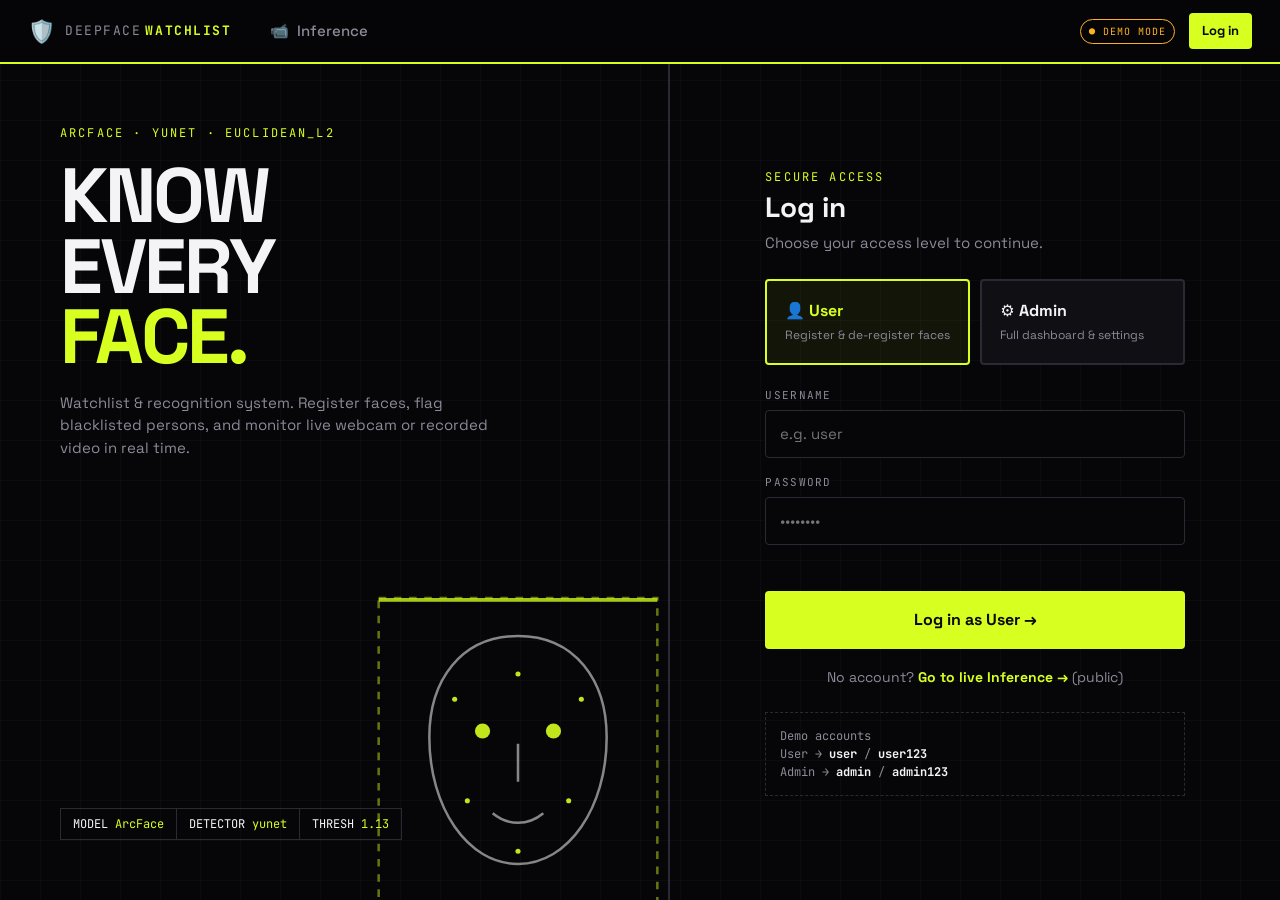
<file: deepface-web/index.html>
<!DOCTYPE html>
<html lang="en">
<head>
  <meta charset="UTF-8">
  <meta name="viewport" content="width=device-width, initial-scale=1.0">
  <title>Login · DeepFace Watchlist</title>
  <link rel="stylesheet" href="css/style.css">
</head>
<body>
  <nav id="nav"></nav>

  <main class="login-wrap">
    <section class="login-art">
      <div>
        <div class="eyebrow">ArcFace · YuNet · euclidean_l2</div>
        <h1 style="margin-top:18px">KNOW<br>EVERY<em>FACE.</em></h1>
        <p>Watchlist &amp; recognition system. Register faces, flag blacklisted persons, and monitor live webcam or recorded video in real time.</p>
      </div>
      <div class="spec" style="align-self:flex-start">
        <span>MODEL <b>ArcFace</b></span><span>DETECTOR <b>yunet</b></span><span>THRESH <b>1.13</b></span>
      </div>

      <!-- decorative scanning face -->
      <svg class="scan-face" viewBox="0 0 300 300" fill="none" aria-hidden="true">
        <rect x="40" y="30" width="220" height="240" stroke="#d7ff1f" stroke-width="2" stroke-dasharray="6 6" opacity=".5"/>
        <path d="M150 60c-45 0-70 35-70 80 0 55 30 100 70 100s70-45 70-100c0-45-25-80-70-80z" stroke="#f4f4f6" stroke-width="2" opacity=".6"/>
        <circle cx="122" cy="135" r="6" fill="#d7ff1f"/><circle cx="178" cy="135" r="6" fill="#d7ff1f"/>
        <path d="M150 145v30M130 200c12 10 28 10 40 0" stroke="#f4f4f6" stroke-width="2" opacity=".6"/>
        <g fill="#d7ff1f"><circle cx="100" cy="110" r="2"/><circle cx="200" cy="110" r="2"/><circle cx="110" cy="190" r="2"/><circle cx="190" cy="190" r="2"/><circle cx="150" cy="230" r="2"/><circle cx="150" cy="90" r="2"/></g>
        <rect class="scan-line" x="40" y="30" width="220" height="3" fill="#d7ff1f" opacity=".85"/>
      </svg>
    </section>

    <section class="login-panel">
      <form class="login-box" id="loginForm" autocomplete="on">
        <div class="eyebrow">Secure access</div>
        <h2>Log in</h2>
        <p class="sub">Choose your access level to continue.</p>

        <div class="role-pick" id="rolePick">
          <button type="button" data-role="user" class="on"><b>👤 User</b><small>Register &amp; de-register faces</small></button>
          <button type="button" data-role="admin"><b>⚙️ Admin</b><small>Full dashboard &amp; settings</small></button>
        </div>

        <div class="field">
          <label for="username">Username</label>
          <input class="input" id="username" autocomplete="username" required placeholder="e.g. user">
        </div>
        <div class="field">
          <label for="password">Password</label>
          <input class="input" id="password" type="password" autocomplete="current-password" required placeholder="••••••••">
        </div>
        <div class="err" id="err"></div>
        <button class="btn btn-primary btn-block btn-lg" type="submit" id="submitBtn">Log in as User →</button>

        <a class="public-link" href="inference.html">No account? <b>Go to live Inference →</b> (public)</a>

        <div class="demo-creds">
          Demo accounts<br>
          User → <b>user</b> / <b>user123</b><br>
          Admin → <b>admin</b> / <b>admin123</b>
        </div>
      </form>
    </section>
  </main>

  <script src="js/config.js"></script>
  <script src="js/app.js"></script>
  <script>
    DF.renderNav('login');

    const params = new URLSearchParams(location.search);
    let role = params.get('need') === 'admin' ? 'admin' : 'user';
    const rolePick = document.getElementById('rolePick');
    const submitBtn = document.getElementById('submitBtn');
    const err = document.getElementById('err');

    function setRole(r) {
      role = r;
      rolePick.querySelectorAll('button').forEach(b => b.classList.toggle('on', b.dataset.role === r));
      submitBtn.textContent = `Log in as ${r === 'admin' ? 'Admin' : 'User'} →`;
    }
    rolePick.addEventListener('click', e => { const b = e.target.closest('button'); if (b) setRole(b.dataset.role); });
    setRole(role);

    if (params.get('next')) err.textContent = params.get('need') === 'admin' ? 'Admin login required for that page.' : 'Please log in to continue.';

    // already logged in? skip ahead
    const s = DF.auth.current();
    if (s && !params.get('next')) location.replace(s.role === 'admin' ? 'admin.html' : 'register.html');

    document.getElementById('loginForm').addEventListener('submit', e => {
      e.preventDefault();
      const res = DF.auth.login(document.getElementById("username").value, document.getElementById("password").value, role);
      if (!res.ok) { err.textContent = res.msg; document.getElementById("password").value = ""; return; }
      const next = params.get('next');
      const allowed = next && /^[\w-]+\.html$/.test(next) && !(next === 'admin.html' && res.session.role !== 'admin');
      location.href = allowed ? next : (res.session.role === 'admin' ? 'admin.html' : 'register.html');
    });
  </script>
</body>
</html>
</file>
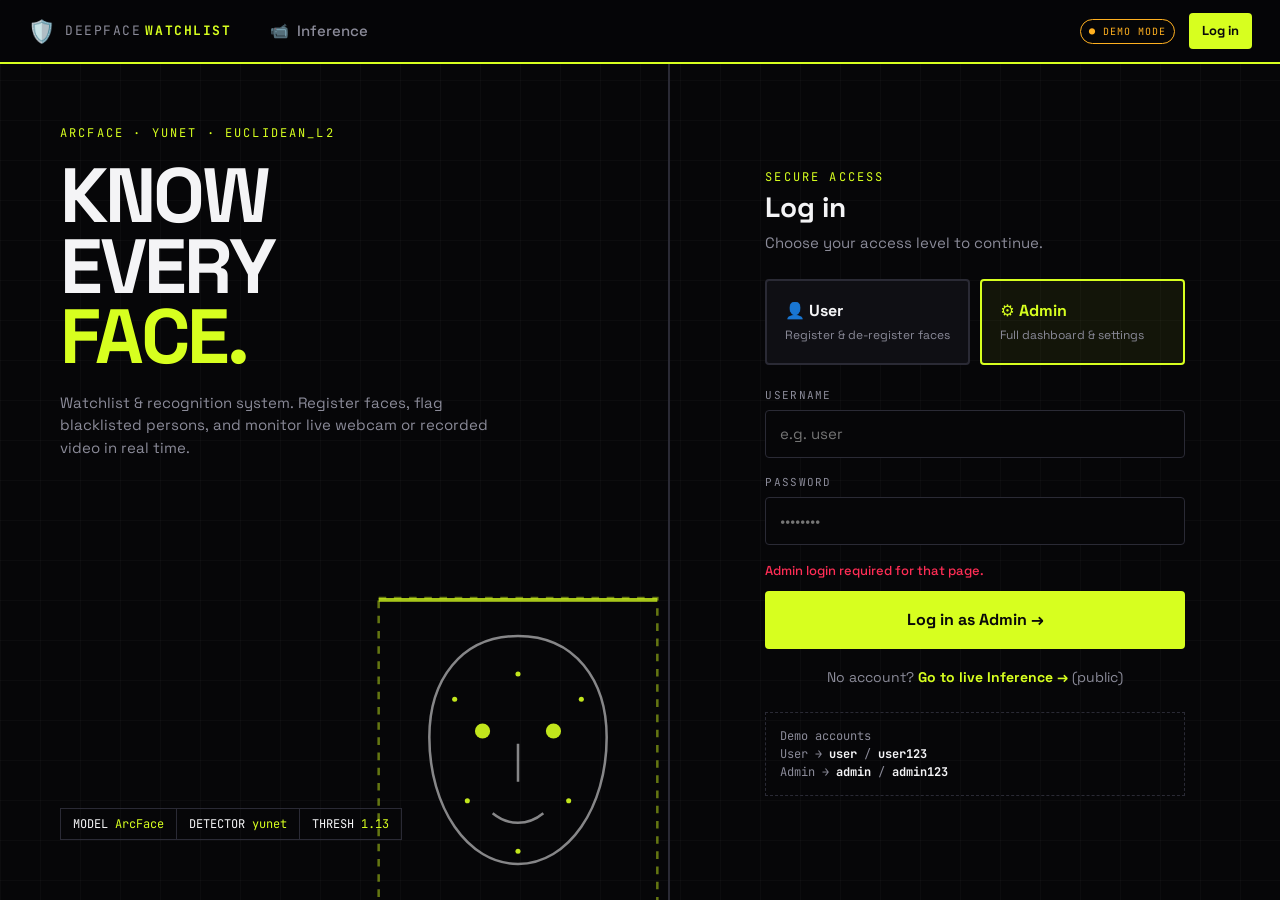
<file: deepface-web/admin.html>
<!DOCTYPE html>
<html lang="en">
<head>
  <meta charset="UTF-8">
  <meta name="viewport" content="width=device-width, initial-scale=1.0">
  <title>Admin Dashboard · DeepFace Watchlist</title>
  <link rel="stylesheet" href="css/style.css">
</head>
<body>
  <nav id="nav"></nav>

  <main class="page">
    <header class="hero">
      <div class="eyebrow">05 · Admin only</div>
      <h1>⚙️ Admin <em>Dashboard</em></h1>
      <p>System overview, watchlist control, user accounts, activity logs and model settings.</p>
    </header>

    <div class="grid grid-4" id="stats"></div>

    <div class="tabs mt" id="tabs">
      <button class="on" data-t="overview">Overview</button>
      <button data-t="watchlist">Watchlist</button>
      <button data-t="accounts">Accounts</button>
      <button data-t="logs">Activity Log</button>
      <button data-t="settings">Model Settings</button>
    </div>

    <!-- OVERVIEW -->
    <section class="tab-panel on" id="t-overview">
      <div class="grid grid-2">
        <div class="card">
          <h2>Watchlist breakdown</h2>
          <div class="bar-chart" id="breakdown"></div>
          <h2 class="mt" style="margin-top:28px">Vectors per person</h2>
          <div class="bar-chart" id="vecChart"></div>
        </div>
        <div class="card">
          <div class="card-head"><h2>🚨 Recent blacklist alerts</h2><a class="btn btn-ghost btn-sm" href="inference.html">Open monitor →</a></div>
          <div class="log" id="recentAlerts"></div>
        </div>
      </div>
    </section>

    <!-- WATCHLIST -->
    <section class="tab-panel" id="t-watchlist">
      <div class="card">
        <div class="card-head">
          <h2>All registered persons</h2>
          <div class="row"><a class="btn btn-primary btn-sm" href="register.html">+ Register face</a></div>
        </div>
        <div class="table-wrap">
          <table>
            <thead><tr><th>Name</th><th>ID Number</th><th>Status</th><th>Photos</th><th>Vectors</th><th>Registered</th><th>Actions</th></tr></thead>
            <tbody id="wlRows"></tbody>
          </table>
        </div>
      </div>
    </section>

    <!-- ACCOUNTS -->
    <section class="tab-panel" id="t-accounts">
      <div class="grid grid-side">
        <div class="card">
          <h2>System accounts</h2>
          <div class="table-wrap">
            <table>
              <thead><tr><th>Username</th><th>Role</th><th>Created</th><th></th></tr></thead>
              <tbody id="accRows"></tbody>
            </table>
          </div>
        </div>
        <form class="card" id="accForm" style="align-self:start">
          <h2>+ New account</h2>
          <div class="field"><label>Username</label><input class="input" id="aUser" required></div>
          <div class="field"><label>Password</label><input class="input" id="aPass" type="password" minlength="6" required></div>
          <div class="field"><span class="label">Role</span>
            <div class="seg" id="aRole"><button type="button" class="on" data-v="user">User</button><button type="button" data-v="admin">Admin</button></div>
          </div>
          <button class="btn btn-primary btn-block">Create account</button>
        </form>
      </div>
    </section>

    <!-- LOGS -->
    <section class="tab-panel" id="t-logs">
      <div class="card">
        <div class="card-head">
          <h2>Activity log</h2>
          <div class="row">
            <select class="input" id="logFilter" style="width:auto">
              <option value="">All events</option>
              <option value="alert">🚨 Blacklist alerts</option>
              <option value="match">Authorised matches</option>
              <option value="auth">Logins</option>
              <option value="admin">Admin actions</option>
            </select>
            <button class="btn btn-ghost btn-sm" id="clearLogs">Clear log</button>
          </div>
        </div>
        <div class="log" id="logList"></div>
      </div>
    </section>

    <!-- SETTINGS -->
    <section class="tab-panel" id="t-settings">
      <div class="grid grid-2">
        <form class="card" id="setForm">
          <h2>Recognition model</h2>
          <div class="grid grid-2" style="gap:12px">
            <div class="field"><label>Model</label>
              <select class="input" id="sModel"><option>ArcFace</option><option>Facenet512</option><option>Facenet</option><option>VGG-Face</option><option>SFace</option></select></div>
            <div class="field"><label>Detector</label>
              <select class="input" id="sDet"><option>yunet</option><option>retinaface</option><option>mtcnn</option><option>mediapipe</option></select></div>
          </div>
          <div class="field"><label>Distance metric</label>
            <select class="input" id="sMetric"><option>euclidean_l2</option><option>cosine</option><option>euclidean</option></select></div>
          <div class="field"><label>Match threshold: <b id="thVal" style="color:var(--accent)"></b></label>
            <input type="range" id="sTh" min="0.4" max="1.4" step="0.01">
            <div class="range-row"><span>0.40 · strict</span><span>1.40 · loose</span></div></div>
          <div class="field"><label>Default video frame skip: <b id="fsVal" style="color:var(--accent)"></b></label>
            <input type="range" id="sFs" min="1" max="15"></div>
          <div class="field"><label>Backend API URL (blank = demo mode)</label>
            <input class="input mono" id="sApi" placeholder="http://localhost:8000"></div>
          <button class="btn btn-primary btn-block">Save settings</button>
        </form>

        <div>
          <div class="card">
            <h2>Augmentations</h2>
            <p class="muted" style="font-size:14px;margin-bottom:8px">Applied to every photo when building embeddings.</p>
            <label class="switch">Horizontal flip <input type="checkbox" id="augFlip"></label>
            <label class="switch">Brightness / contrast <input type="checkbox" id="augBright"></label>
            <label class="switch">Small rotation (±15°) <input type="checkbox" id="augRot"></label>
            <label class="switch">Gaussian blur <input type="checkbox" id="augBlur"></label>
          </div>
          <div class="card mt">
            <h2>🔁 Retrain Everyone</h2>
            <p class="muted" style="font-size:14px;margin-bottom:16px">Rebuilds every person's embeddings with the current augmentation settings. Run this once after changing the augmentations.</p>
            <div class="progress hidden" id="rtProg" style="margin-bottom:14px"><i></i></div>
            <button class="btn btn-primary btn-block" id="retrainBtn">Retrain all faces</button>
          </div>
          <div class="card mt" style="border-color:var(--red)">
            <h2 style="color:var(--red)">Danger zone</h2>
            <button class="btn btn-danger btn-block" id="resetBtn">Reset all demo data</button>
          </div>
        </div>
      </div>
    </section>
  </main>

  <script src="js/config.js"></script>
  <script src="js/app.js"></script>
  <script src="js/admin.js"></script>
</body>
</html>
</file>
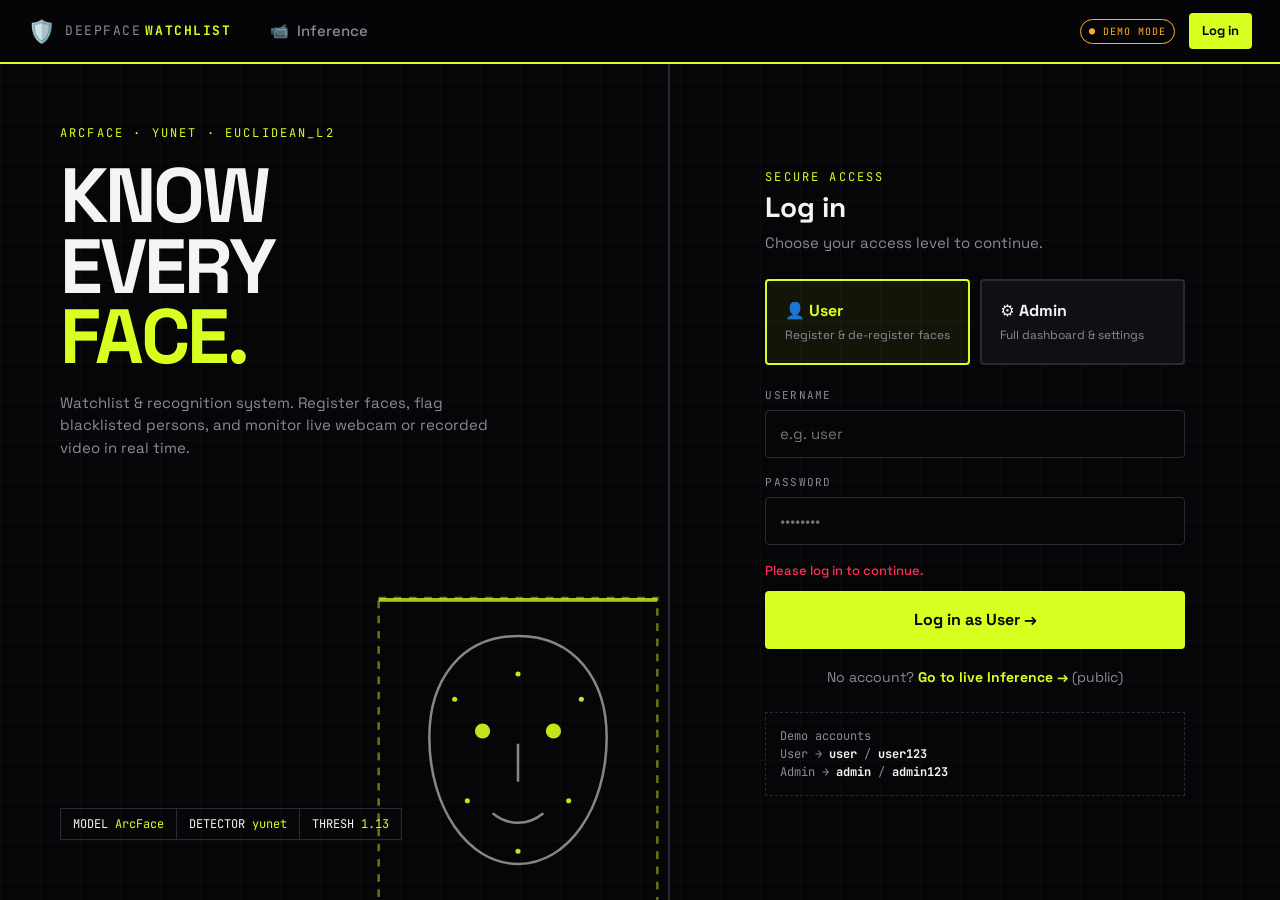
<file: deepface-web/deregister.html>
<!DOCTYPE html>
<html lang="en">
<head>
  <meta charset="UTF-8">
  <meta name="viewport" content="width=device-width, initial-scale=1.0">
  <title>De-register Face · DeepFace Watchlist</title>
  <link rel="stylesheet" href="css/style.css">
</head>
<body>
  <nav id="nav"></nav>

  <main class="page">
    <header class="hero">
      <div class="eyebrow">03 · Removal</div>
      <h1>🗑️ De-register <em>Face</em></h1>
      <p>Remove a person and all of their stored embeddings from the watchlist. This can't be undone.</p>
    </header>

    <div class="grid grid-side">
      <section class="card">
        <div class="card-head">
          <h2>Currently Registered Persons <span class="n" id="total">0</span></h2>
          <input class="input" id="search" placeholder="🔍 Search name or ID…" style="max-width:240px">
        </div>
        <div class="table-wrap">
          <table>
            <thead><tr><th>Name</th><th>ID Number</th><th>Status</th><th>Photos</th><th>Vectors</th><th></th></tr></thead>
            <tbody id="rows"></tbody>
          </table>
        </div>
      </section>

      <aside class="card" style="align-self:start">
        <h2>Select person to remove</h2>
        <div class="field">
          <select class="input" id="sel"></select>
        </div>
        <div id="preview" class="mt"></div>
        <button class="btn btn-danger btn-block btn-lg mt" id="removeBtn">Remove Person</button>
      </aside>
    </div>
  </main>

  <script src="js/config.js"></script>
  <script src="js/app.js"></script>
  <script src="js/deregister.js"></script>
</body>
</html>
</file>
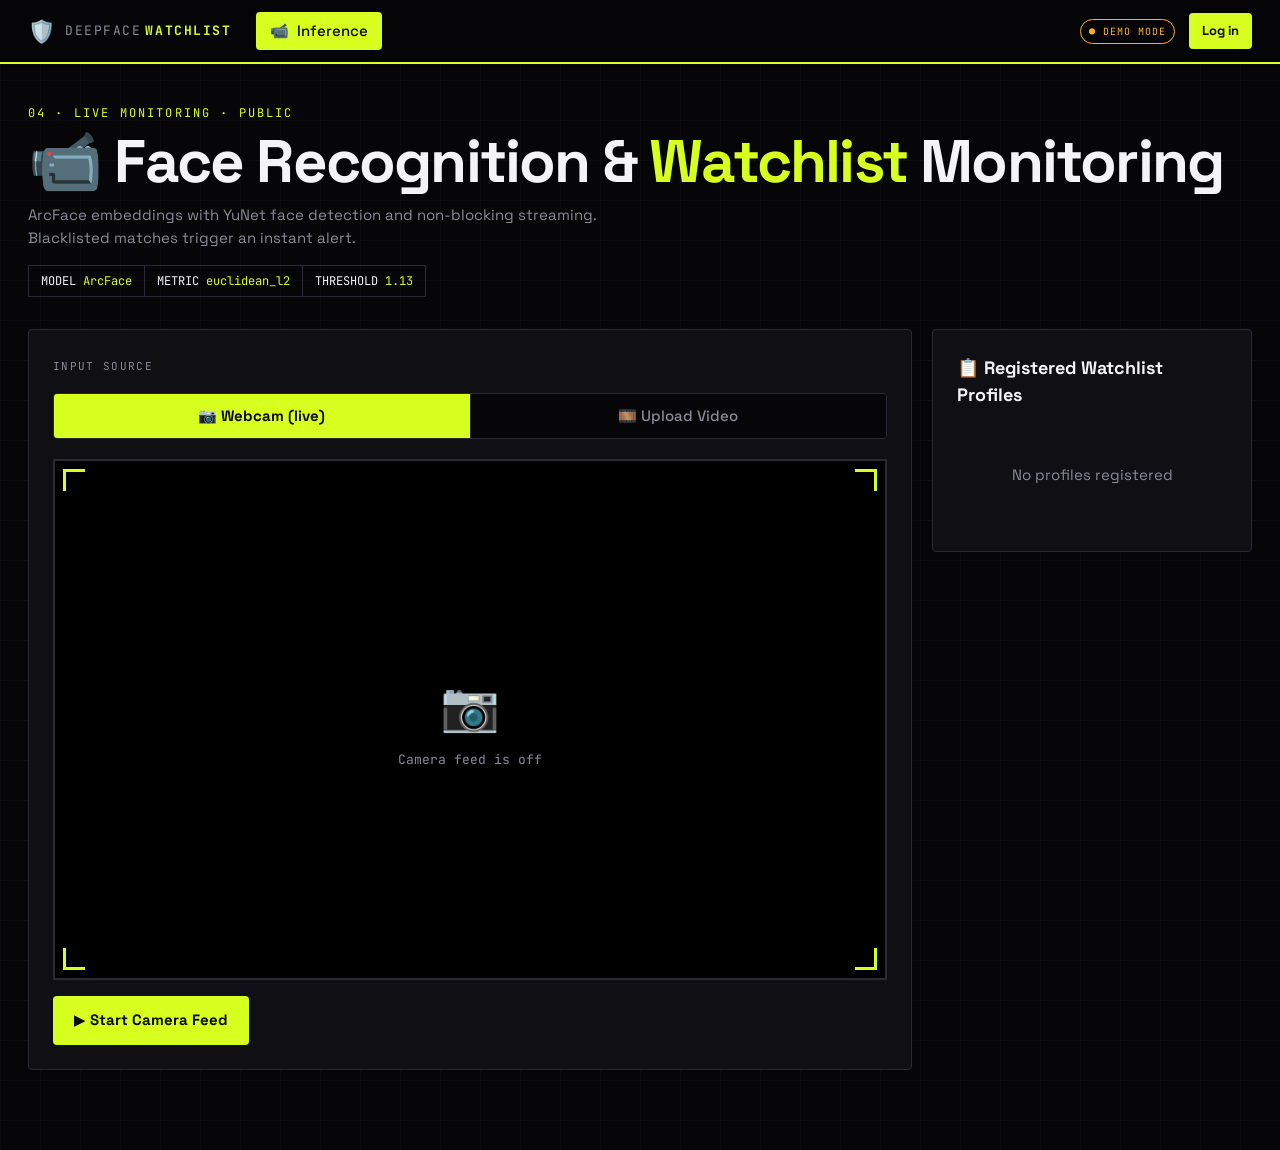
<file: deepface-web/inference.html>
<!DOCTYPE html>
<html lang="en">
<head>
  <meta charset="UTF-8">
  <meta name="viewport" content="width=device-width, initial-scale=1.0">
  <title>Inference · DeepFace Watchlist</title>
  <link rel="stylesheet" href="css/style.css">
</head>
<body>
  <nav id="nav"></nav>

  <main class="page">
    <header class="hero">
      <div class="eyebrow">04 · Live monitoring · public</div>
      <h1>📹 Face Recognition &amp; <em>Watchlist</em> Monitoring</h1>
      <p>ArcFace embeddings with YuNet face detection and non-blocking streaming. Blacklisted matches trigger an instant alert.</p>
      <div class="spec" id="spec"></div>
    </header>

    <div class="grid grid-side">
      <section>
        <div class="card">
          <span class="label">Input Source</span>
          <div class="seg mt" id="srcSeg" style="margin-bottom:20px">
            <button class="on" data-v="webcam">📷 Webcam (live)</button>
            <button data-v="video">🎞️ Upload Video</button>
          </div>

          <!-- WEBCAM -->
          <div id="src-webcam">
            <div class="viewer" id="viewer">
              <span class="rec">● REC · LIVE</span>
              <i class="corner c1"></i><i class="corner c2"></i><i class="corner c3"></i><i class="corner c4"></i>
              <div class="placeholder" id="ph"><span class="big">📷</span>Camera feed is off</div>
              <video id="cam" autoplay playsinline muted></video>
              <canvas id="overlay"></canvas>
            </div>
            <div class="row mt">
              <button class="btn btn-primary" id="camBtn">▶ Start Camera Feed</button>
              <span class="mono muted" id="fps"></span>
            </div>
            <div id="liveAlert"></div>
          </div>

          <!-- VIDEO -->
          <div id="src-video" class="hidden">
            <div class="drop" id="vDrop">
              <div class="big">🎞️</div>
              <strong>Upload a video to analyse</strong>
              <small>Drag &amp; drop or click · MP4, AVI, MOV, MKV, WEBM, M4V</small>
              <input type="file" id="vInput" accept="video/*" hidden>
            </div>
            <div id="vFile" class="mono muted mt"></div>

            <div class="field mt">
              <label>Analyse every Nth frame: <b id="nVal" style="color:var(--accent)">3</b></label>
              <input type="range" id="nth" min="1" max="15" value="3">
              <div class="range-row"><span>1 · most accurate</span><span>15 · fastest</span></div>
            </div>

            <div class="viewer hidden" id="vViewer">
              <span class="rec">● ANALYSING</span>
              <canvas id="vCanvas"></canvas>
            </div>
            <div id="vAlert"></div>
            <div class="progress mt hidden" id="vProg"><i></i></div>
            <div class="mono muted mt" id="vStatus"></div>

            <button class="btn btn-primary btn-lg mt" id="analyseBtn" disabled>▶ Analyse Video</button>
          </div>
        </div>

        <!-- REPORT -->
        <div class="card mt hidden" id="report">
          <div class="card-head">
            <h2>🧾 Video Analysis Report</h2>
            <div class="row">
              <button class="btn btn-ghost btn-sm" id="csvBtn">⬇ Report CSV</button>
              <a class="btn btn-primary btn-sm hidden" id="annBtn" target="_blank">⬇ Download Annotated Video</a>
            </div>
          </div>
          <div class="mono muted" id="repMeta"></div>
          <div id="repAlert"></div>
          <div class="table-wrap">
            <table>
              <thead><tr><th>Name</th><th>ID Number</th><th>Status</th><th>First Seen</th><th>Last Seen</th><th>Detections</th><th>Best Similarity (%)</th></tr></thead>
              <tbody id="repRows"></tbody>
            </table>
          </div>
        </div>
      </section>

      <aside class="card" style="align-self:start">
        <h2>📋 Registered Watchlist Profiles</h2>
        <div class="profiles" id="profiles"></div>
      </aside>
    </div>
  </main>

  <script src="js/config.js"></script>
  <script src="js/app.js"></script>
  <script src="js/inference.js"></script>
</body>
</html>
</file>
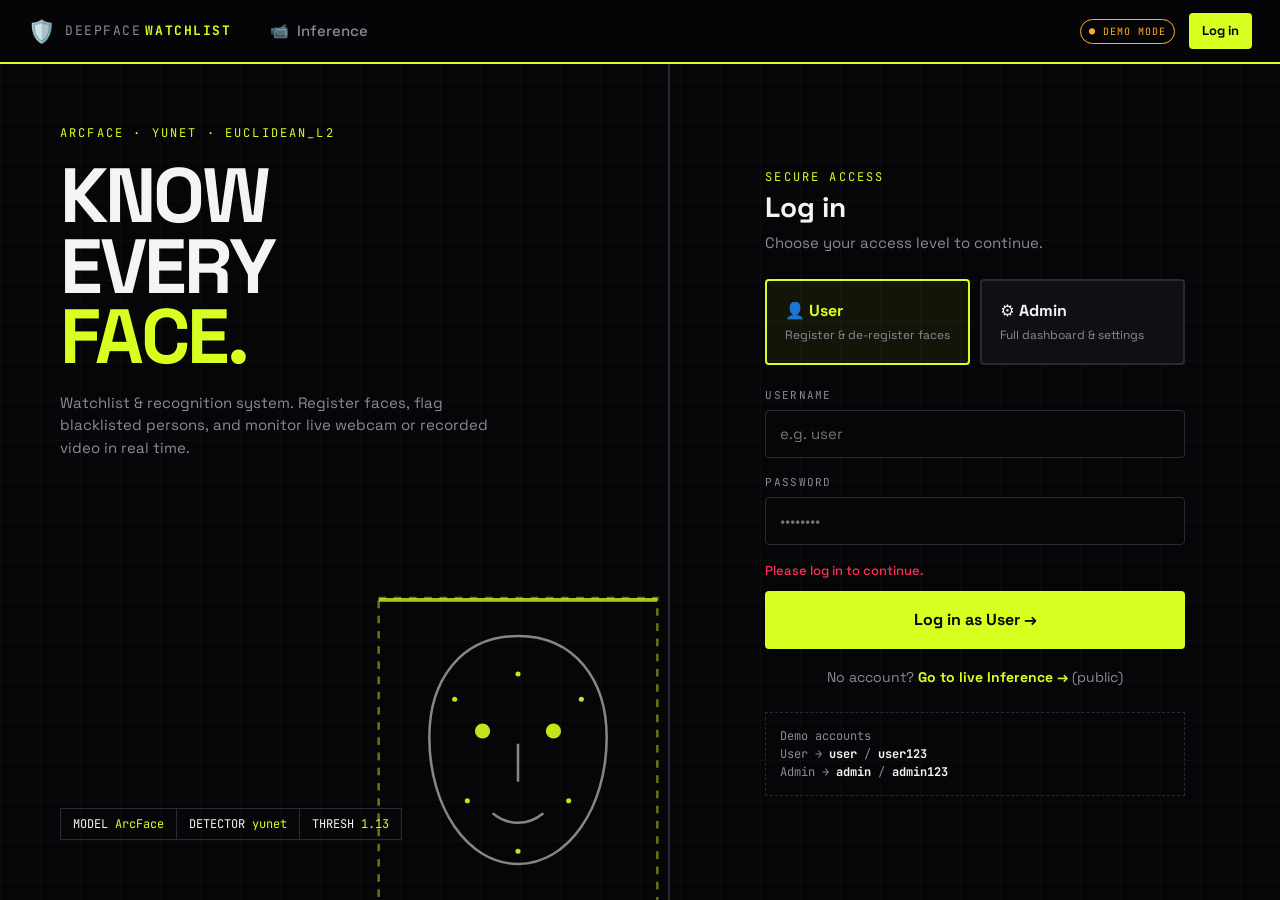
<file: deepface-web/register.html>
<!DOCTYPE html>
<html lang="en">
<head>
  <meta charset="UTF-8">
  <meta name="viewport" content="width=device-width, initial-scale=1.0">
  <title>Register Face · DeepFace Watchlist</title>
  <link rel="stylesheet" href="css/style.css">
</head>
<body>
  <nav id="nav"></nav>

  <main class="page">
    <header class="hero">
      <div class="eyebrow">02 · Enrolment</div>
      <h1>👤 Register <em>Face</em></h1>
      <p>Add a new person to the watchlist, or add more photos to someone already registered. Each photo is augmented into multiple embedding vectors.</p>
    </header>

    <div class="grid grid-2">
      <!-- LEFT: details -->
      <section class="card">
        <h2><span class="n">01</span> Who are you registering?</h2>
        <div class="seg" id="modeSeg" style="margin-bottom:20px">
          <button class="on" data-v="new">New person</button>
          <button data-v="existing">Add photos to existing</button>
        </div>

        <div id="newFields">
          <div class="field">
            <label for="pname">Person Name</label>
            <input class="input" id="pname" placeholder="e.g. John Doe">
          </div>
          <div class="field">
            <label for="pid">Identification Number</label>
            <input class="input" id="pid" placeholder="e.g. NRIC / Passport / Staff ID">
          </div>
          <div class="field">
            <span class="label">Watchlist Status</span>
            <div class="seg seg-status" id="statusSeg">
              <button class="on" data-v="Authorised">🟢 Authorised</button>
              <button data-v="Blacklisted">🔴 Blacklisted</button>
            </div>
          </div>
        </div>

        <div id="existingFields" class="hidden">
          <div class="field">
            <label for="existingSel">Select person</label>
            <select class="input" id="existingSel"></select>
          </div>
          <div id="existingInfo" class="muted" style="font-size:14px"></div>
        </div>

        <div class="tip mt">💡 For best accuracy use <b>at least 5 photos</b>: facing the camera, turned left, turned right, looking slightly up and down, and in different lighting. A short video where the person slowly turns their head is the quickest way to get these.</div>
      </section>

      <!-- RIGHT: capture -->
      <section class="card">
        <h2><span class="n">02</span> Registration Method</h2>
        <div class="seg" id="methodSeg" style="margin-bottom:20px">
          <button class="on" data-v="photo">📁 Photos</button>
          <button data-v="video">🎞️ Video</button>
          <button data-v="webcam">📷 Webcam</button>
        </div>

        <!-- photos -->
        <div id="m-photo">
          <div class="drop" id="photoDrop">
            <div class="big">⬆</div>
            <strong>Drag &amp; drop face photos here</strong>
            <small>or click to browse · JPG, JPEG, PNG · different angles recommended</small>
            <input type="file" id="photoInput" accept="image/png,image/jpeg" multiple hidden>
          </div>
        </div>

        <!-- video -->
        <div id="m-video" class="hidden">
          <div class="drop" id="videoDrop">
            <div class="big">🎞️</div>
            <strong>Drop a short video of the person</strong>
            <small>MP4, MOV, WEBM · slowly turn head left → right</small>
            <input type="file" id="videoInput" accept="video/*" hidden>
          </div>
          <div class="field mt">
            <label>Frames to extract: <b id="fcVal" style="color:var(--accent)">8</b></label>
            <input type="range" id="frameCount" min="3" max="20" value="8">
            <div class="range-row"><span>3</span><span>20</span></div>
          </div>
          <div class="progress hidden" id="vProg"><i></i></div>
        </div>

        <!-- webcam -->
        <div id="m-webcam" class="hidden">
          <div class="viewer" id="camViewer" style="aspect-ratio:4/3">
            <span class="rec">● LIVE</span>
            <i class="corner c1"></i><i class="corner c2"></i><i class="corner c3"></i><i class="corner c4"></i>
            <div class="placeholder" id="camPh"><span class="big">📷</span>Camera off</div>
            <video id="cam" autoplay playsinline muted></video>
          </div>
          <div class="row mt">
            <button class="btn btn-ghost" id="camToggle">Start camera</button>
            <button class="btn btn-primary" id="snapBtn" disabled>📸 Take snapshot</button>
          </div>
        </div>

        <div class="card-head mt" style="margin-bottom:0">
          <span class="label">Captured: <b id="count" style="color:var(--accent)">0</b> photo(s) → <b id="vecCount" style="color:var(--accent)">0</b> vectors</span>
          <button class="btn btn-ghost btn-sm" id="clearBtn">Clear all</button>
        </div>
        <div class="thumbs" id="thumbs"></div>
      </section>
    </div>

    <div class="row mt" style="justify-content:flex-end">
      <button class="btn btn-primary btn-lg" id="registerBtn">Register &amp; Train Model →</button>
    </div>
  </main>

  <script src="js/config.js"></script>
  <script src="js/app.js"></script>
  <script src="js/register.js"></script>
</body>
</html>
</file>
<file: deepface-web/css/style.css>
@import url('https://fonts.googleapis.com/css2?family=Space+Grotesk:wght@400;500;700&family=JetBrains+Mono:wght@400;700&display=swap');

:root {
  --bg: #060608;
  --panel: #0f0f14;
  --panel-2: #16161d;
  --line: #2a2a35;
  --text: #f4f4f6;
  --muted: #8b8b99;
  --accent: #d7ff1f;      /* acid volt */
  --accent-ink: #0a0a0a;
  --red: #ff2d55;
  --green: #1fff8f;
  --amber: #ffb020;
  --radius: 4px;
  --mono: 'JetBrains Mono', ui-monospace, monospace;
  --sans: 'Space Grotesk', system-ui, sans-serif;
}

* { box-sizing: border-box; margin: 0; padding: 0; }
html, body { background: var(--bg); color: var(--text); font-family: var(--sans); font-size: 15px; line-height: 1.5; }
body {
  min-height: 100vh;
  background-image:
    linear-gradient(rgba(255,255,255,.025) 1px, transparent 1px),
    linear-gradient(90deg, rgba(255,255,255,.025) 1px, transparent 1px);
  background-size: 40px 40px;
}
a { color: inherit; text-decoration: none; }
button, input, select { font: inherit; color: inherit; }
::selection { background: var(--accent); color: var(--accent-ink); }

/* ---------- NAV ---------- */
#nav {
  position: sticky; top: 0; z-index: 50;
  display: flex; align-items: center; gap: 24px;
  padding: 0 28px; height: 64px;
  background: rgba(6,6,8,.92); backdrop-filter: blur(8px);
  border-bottom: 2px solid var(--accent);
}
.brand { display: flex; align-items: center; gap: 10px; }
.brand-mark { font-size: 22px; }
.brand-text { font-family: var(--mono); font-size: 13px; letter-spacing: .12em; color: var(--muted); }
.brand-text b { color: var(--accent); margin-left: 4px; }
.nav-links { display: flex; gap: 4px; flex: 1; }
.nav-links a {
  display: flex; gap: 8px; align-items: center;
  padding: 8px 14px; border-radius: var(--radius);
  font-weight: 500; color: var(--muted); transition: .15s;
}
.nav-links a:hover { color: var(--text); background: var(--panel-2); }
.nav-links a.active { color: var(--accent-ink); background: var(--accent); }
.nav-user { display: flex; align-items: center; gap: 14px; }
.who { display: flex; flex-direction: column; line-height: 1.1; text-align: right; }
.who small { font-family: var(--mono); font-size: 10px; color: var(--accent); text-transform: uppercase; letter-spacing: .1em; }
.mode-pill {
  font-family: var(--mono); font-size: 10px; letter-spacing: .1em;
  padding: 4px 8px; border: 1px solid var(--amber); color: var(--amber); border-radius: 99px;
}
.mode-pill.live { border-color: var(--green); color: var(--green); }
.nav-burger { display: none; background: none; border: 0; font-size: 22px; cursor: pointer; margin-left: auto; }

/* ---------- LAYOUT ---------- */
.page { max-width: 1280px; margin: 0 auto; padding: 40px 28px 80px; }
.hero { margin-bottom: 32px; }
.eyebrow { font-family: var(--mono); font-size: 12px; letter-spacing: .18em; color: var(--accent); text-transform: uppercase; }
.hero h1 { font-size: clamp(34px, 5vw, 60px); line-height: 1; font-weight: 700; letter-spacing: -.03em; margin: 10px 0 12px; }
.hero h1 em { font-style: normal; color: var(--accent); }
.hero p { color: var(--muted); max-width: 640px; }
.spec {
  display: inline-flex; gap: 0; margin-top: 16px;
  font-family: var(--mono); font-size: 12px; border: 1px solid var(--line);
}
.spec span { padding: 6px 12px; border-right: 1px solid var(--line); }
.spec span:last-child { border-right: 0; }
.spec b { color: var(--accent); font-weight: 400; }

.grid { display: grid; gap: 20px; }
.grid-2 { grid-template-columns: 1fr 1fr; }
.grid-side { grid-template-columns: 1fr 320px; }
.grid-4 { grid-template-columns: repeat(4, 1fr); }

.card {
  background: var(--panel); border: 1px solid var(--line); border-radius: var(--radius);
  padding: 24px;
}
.card h2 { font-size: 18px; font-weight: 700; margin-bottom: 16px; display: flex; align-items: center; gap: 10px; }
.card h2 .n { font-family: var(--mono); font-size: 11px; color: var(--accent-ink); background: var(--accent); padding: 2px 6px; }
.card-head { display: flex; justify-content: space-between; align-items: center; margin-bottom: 16px; gap: 12px; flex-wrap: wrap; }
.card-head h2 { margin: 0; }

/* ---------- FORMS ---------- */
.field { display: flex; flex-direction: column; gap: 6px; margin-bottom: 16px; }
.field label, .label { font-family: var(--mono); font-size: 11px; letter-spacing: .12em; text-transform: uppercase; color: var(--muted); }
.input, select.input {
  width: 100%; padding: 12px 14px;
  background: var(--bg); border: 1px solid var(--line); border-radius: var(--radius);
  outline: none; transition: .15s;
}
.input:focus { border-color: var(--accent); box-shadow: 0 0 0 3px rgba(215,255,31,.15); }
select.input { appearance: none; background-image: linear-gradient(45deg, transparent 50%, var(--accent) 50%), linear-gradient(135deg, var(--accent) 50%, transparent 50%); background-position: calc(100% - 18px) 50%, calc(100% - 13px) 50%; background-size: 5px 5px; background-repeat: no-repeat; padding-right: 36px; }

.seg { display: flex; border: 1px solid var(--line); border-radius: var(--radius); overflow: hidden; }
.seg button {
  flex: 1; padding: 11px 14px; background: var(--bg); border: 0; cursor: pointer;
  border-right: 1px solid var(--line); color: var(--muted); font-weight: 500; transition: .15s;
}
.seg button:last-child { border-right: 0; }
.seg button.on { background: var(--accent); color: var(--accent-ink); font-weight: 700; }
.seg.seg-status button.on[data-v="Blacklisted"] { background: var(--red); color: #fff; }
.seg.seg-status button.on[data-v="Authorised"] { background: var(--green); color: #002; }

.btn {
  display: inline-flex; align-items: center; justify-content: center; gap: 8px;
  padding: 12px 20px; border-radius: var(--radius); border: 1px solid transparent;
  font-weight: 700; cursor: pointer; transition: .12s; white-space: nowrap;
}
.btn:active { transform: translateY(1px); }
.btn:disabled { opacity: .4; cursor: not-allowed; }
.btn-primary { background: var(--accent); color: var(--accent-ink); }
.btn-primary:hover:not(:disabled) { box-shadow: 4px 4px 0 #fff; transform: translate(-2px,-2px); }
.btn-danger { background: var(--red); color: #fff; }
.btn-danger:hover:not(:disabled) { box-shadow: 4px 4px 0 #fff; transform: translate(-2px,-2px); }
.btn-ghost { background: transparent; border-color: var(--line); color: var(--text); }
.btn-ghost:hover { border-color: var(--text); }
.btn-sm { padding: 7px 12px; font-size: 13px; }
.btn-block { width: 100%; }
.btn-lg { padding: 16px 24px; font-size: 16px; }

.tip {
  border-left: 4px solid var(--accent); background: rgba(215,255,31,.06);
  padding: 14px 16px; font-size: 14px; color: #d8d8de; margin-bottom: 16px;
}

.drop {
  border: 2px dashed var(--line); border-radius: var(--radius);
  padding: 36px 20px; text-align: center; cursor: pointer; transition: .15s; background: var(--bg);
}
.drop:hover, .drop.over { border-color: var(--accent); background: rgba(215,255,31,.04); }
.drop .big { font-size: 34px; }
.drop strong { display: block; margin: 6px 0 2px; }
.drop small { color: var(--muted); font-family: var(--mono); font-size: 11px; }
.thumbs { display: grid; grid-template-columns: repeat(auto-fill, minmax(84px, 1fr)); gap: 8px; margin-top: 14px; }
.thumbs .t { position: relative; aspect-ratio: 1; border: 1px solid var(--line); overflow: hidden; }
.thumbs .t img { width: 100%; height: 100%; object-fit: cover; }
.thumbs .t button {
  position: absolute; top: 3px; right: 3px; width: 20px; height: 20px; border-radius: 50%;
  border: 0; background: var(--red); color: #fff; font-size: 12px; cursor: pointer; line-height: 1;
}

/* range */
input[type=range] { width: 100%; accent-color: var(--accent); }
.range-row { display: flex; justify-content: space-between; font-family: var(--mono); font-size: 11px; color: var(--muted); }

/* ---------- TABLES ---------- */
.table-wrap { overflow-x: auto; border: 1px solid var(--line); }
table { width: 100%; border-collapse: collapse; font-size: 14px; }
th {
  text-align: left; font-family: var(--mono); font-size: 11px; letter-spacing: .1em; text-transform: uppercase;
  color: var(--muted); padding: 12px 14px; background: var(--panel-2); border-bottom: 1px solid var(--line);
}
td { padding: 12px 14px; border-bottom: 1px solid var(--line); vertical-align: middle; }
tr:last-child td { border-bottom: 0; }
tbody tr { transition: background .12s; }
tbody tr:hover { background: var(--panel-2); }
tr.sel { background: rgba(255,45,85,.1) !important; box-shadow: inset 4px 0 0 var(--red); }
td.mono, .mono { font-family: var(--mono); font-size: 13px; }
.empty { padding: 40px; text-align: center; color: var(--muted); }

.tag { display: inline-flex; align-items: center; gap: 6px; padding: 3px 10px; font-size: 12px; font-weight: 700; border-radius: 99px; }
.tag-ok { background: rgba(31,255,143,.12); color: var(--green); }
.tag-bl { background: rgba(255,45,85,.15); color: var(--red); }
.tag-unk { background: rgba(255,255,255,.08); color: var(--muted); }
.tag-role { background: var(--accent); color: var(--accent-ink); font-family: var(--mono); font-size: 10px; letter-spacing: .1em; text-transform: uppercase; }

.avatar { width: 36px; height: 36px; border-radius: 50%; object-fit: cover; flex-shrink: 0; border: 2px solid var(--line); }
.avatar-init { display: inline-flex; align-items: center; justify-content: center; background: var(--panel-2); font-family: var(--mono); font-size: 12px; font-weight: 700; color: var(--green); border-color: var(--green); }
.avatar-init.bl { color: var(--red); border-color: var(--red); }
.person-cell { display: flex; align-items: center; gap: 12px; font-weight: 700; }

/* ---------- PROFILE LIST (sidebar) ---------- */
.profiles { display: flex; flex-direction: column; gap: 10px; max-height: 640px; overflow-y: auto; }
.profile {
  display: flex; gap: 12px; align-items: center; padding: 12px;
  background: var(--bg); border: 1px solid var(--line); border-left: 4px solid var(--green);
}
.profile.bl { border-left-color: var(--red); }
.profile.hit { animation: hit 1s ease; }
@keyframes hit { 0%,100% { background: var(--bg); } 30% { background: rgba(215,255,31,.18); } }
.profile .meta { font-size: 12px; color: var(--muted); font-family: var(--mono); }
.profile .nm { font-weight: 700; }

/* ---------- VIEWER ---------- */
.viewer {
  position: relative; background: #000; border: 2px solid var(--line); aspect-ratio: 16/10;
  display: flex; align-items: center; justify-content: center; overflow: hidden;
}
.viewer video, .viewer canvas { position: absolute; inset: 0; width: 100%; height: 100%; object-fit: contain; }
.viewer .placeholder { color: var(--muted); text-align: center; font-family: var(--mono); font-size: 13px; }
.viewer .placeholder .big { font-size: 48px; display: block; margin-bottom: 8px; }
.viewer .rec {
  position: absolute; top: 12px; left: 12px; z-index: 3;
  font-family: var(--mono); font-size: 11px; background: var(--red); color: #fff; padding: 3px 8px;
  display: none; animation: blink 1.2s infinite;
}
.viewer.on .rec { display: block; }
@keyframes blink { 50% { opacity: .4; } }
.viewer .corner { position: absolute; width: 22px; height: 22px; border: 3px solid var(--accent); z-index: 2; }
.viewer .c1 { top: 8px; left: 8px; border-right: 0; border-bottom: 0; }
.viewer .c2 { top: 8px; right: 8px; border-left: 0; border-bottom: 0; }
.viewer .c3 { bottom: 8px; left: 8px; border-right: 0; border-top: 0; }
.viewer .c4 { bottom: 8px; right: 8px; border-left: 0; border-top: 0; }

.alert {
  padding: 16px 18px; font-weight: 700; display: flex; align-items: center; gap: 12px;
  border: 2px solid; margin: 14px 0;
}
.alert-bl { border-color: var(--red); background: rgba(255,45,85,.12); color: #ff7b93; animation: pulse 1.4s infinite; }
.alert-ok { border-color: var(--green); background: rgba(31,255,143,.08); color: var(--green); }
.alert-unk { border-color: var(--line); background: var(--panel-2); color: var(--muted); }
@keyframes pulse { 50% { box-shadow: 0 0 0 6px rgba(255,45,85,.15); } }

.progress { height: 8px; background: var(--panel-2); border: 1px solid var(--line); overflow: hidden; }
.progress > i { display: block; height: 100%; width: 0; background: var(--accent); transition: width .1s linear; }

/* ---------- STATS ---------- */
.stat { padding: 22px; background: var(--panel); border: 1px solid var(--line); position: relative; overflow: hidden; }
.stat::after { content: ''; position: absolute; right: 0; top: 0; width: 6px; height: 100%; background: var(--c, var(--accent)); }
.stat .k { font-family: var(--mono); font-size: 11px; letter-spacing: .14em; text-transform: uppercase; color: var(--muted); }
.stat .v { font-size: 44px; font-weight: 700; letter-spacing: -.03em; line-height: 1.1; margin-top: 6px; color: var(--c, var(--text)); }
.stat .s { font-size: 12px; color: var(--muted); }

.tabs { display: flex; gap: 0; border-bottom: 2px solid var(--line); margin-bottom: 20px; flex-wrap: wrap; }
.tabs button {
  background: none; border: 0; padding: 12px 18px; cursor: pointer; color: var(--muted); font-weight: 700;
  border-bottom: 3px solid transparent; margin-bottom: -2px;
}
.tabs button.on { color: var(--accent); border-bottom-color: var(--accent); }
.tab-panel { display: none; }
.tab-panel.on { display: block; }

.log { font-family: var(--mono); font-size: 12px; max-height: 420px; overflow-y: auto; border: 1px solid var(--line); }
.log div { padding: 8px 12px; border-bottom: 1px solid var(--line); display: grid; grid-template-columns: 150px 90px 1fr; gap: 12px; }
.log .t-alert { color: var(--red); }
.log .t-match { color: var(--green); }
.log .t-auth { color: var(--accent); }
.log .t-admin { color: var(--amber); }
.log time { color: var(--muted); }

.bar-chart { display: flex; flex-direction: column; gap: 10px; }
.bar-row { display: grid; grid-template-columns: 100px 1fr 40px; gap: 10px; align-items: center; font-size: 13px; }
.bar-row .b { height: 18px; background: var(--panel-2); }
.bar-row .b i { display: block; height: 100%; background: var(--c, var(--accent)); }
.bar-row span:last-child { font-family: var(--mono); text-align: right; }

.switch { display: flex; align-items: center; justify-content: space-between; padding: 12px 0; border-bottom: 1px solid var(--line); }
.switch input { width: 42px; height: 22px; appearance: none; background: var(--panel-2); border: 1px solid var(--line); border-radius: 99px; position: relative; cursor: pointer; transition: .15s; }
.switch input::after { content: ''; position: absolute; top: 2px; left: 2px; width: 16px; height: 16px; border-radius: 50%; background: var(--muted); transition: .15s; }
.switch input:checked { background: var(--accent); border-color: var(--accent); }
.switch input:checked::after { left: 22px; background: var(--accent-ink); }

/* ---------- LOGIN ---------- */
.login-wrap { min-height: calc(100vh - 64px); display: grid; grid-template-columns: 1.1fr 1fr; }
.login-art {
  padding: 60px; display: flex; flex-direction: column; justify-content: space-between;
  border-right: 2px solid var(--line); position: relative; overflow: hidden;
}
.login-art h1 { font-size: clamp(44px, 6vw, 88px); line-height: .92; letter-spacing: -.04em; font-weight: 700; }
.login-art h1 em { font-style: normal; color: var(--accent); display: block; }
.login-art p { color: var(--muted); max-width: 440px; margin-top: 20px; }
.scan-face {
  position: absolute; right: -40px; bottom: -40px; width: 380px; height: 380px; opacity: .9;
}
.scan-line { animation: scan 3s ease-in-out infinite; }
@keyframes scan { 0%,100% { transform: translateY(0); } 50% { transform: translateY(240px); } }
.login-panel { display: flex; align-items: center; justify-content: center; padding: 40px; }
.login-box { width: 100%; max-width: 420px; }
.login-box h2 { font-size: 28px; margin-bottom: 4px; }
.login-box .sub { color: var(--muted); margin-bottom: 24px; }
.role-pick { display: grid; grid-template-columns: 1fr 1fr; gap: 10px; margin-bottom: 22px; }
.role-pick button {
  padding: 18px; text-align: left; background: var(--panel); border: 2px solid var(--line); cursor: pointer; border-radius: var(--radius); transition: .15s;
}
.role-pick button b { display: block; font-size: 16px; }
.role-pick button small { color: var(--muted); font-size: 12px; }
.role-pick button.on { border-color: var(--accent); background: rgba(215,255,31,.06); }
.role-pick button.on b { color: var(--accent); }
.err { color: var(--red); font-size: 13px; min-height: 20px; margin-bottom: 10px; font-weight: 500; }
.demo-creds { margin-top: 24px; padding: 14px; border: 1px dashed var(--line); font-family: var(--mono); font-size: 12px; color: var(--muted); }
.demo-creds b { color: var(--text); }
.public-link { display: block; margin-top: 18px; text-align: center; color: var(--muted); font-size: 14px; }
.public-link b { color: var(--accent); }

/* ---------- TOAST + MODAL ---------- */
#toasts { position: fixed; bottom: 20px; right: 20px; z-index: 200; display: flex; flex-direction: column; gap: 8px; }
.toast {
  padding: 12px 18px; background: var(--panel-2); border: 1px solid var(--line); border-left: 4px solid var(--accent);
  font-weight: 500; transform: translateX(120%); transition: .25s; max-width: 360px;
}
.toast.show { transform: none; }
.toast-danger { border-left-color: var(--red); }
.toast-success { border-left-color: var(--green); }
.modal-back { position: fixed; inset: 0; background: rgba(0,0,0,.75); z-index: 300; display: flex; align-items: center; justify-content: center; padding: 20px; }
.modal { background: var(--panel); border: 2px solid var(--accent); padding: 28px; max-width: 440px; width: 100%; }
.modal-danger { border-color: var(--red); }
.modal h3 { font-size: 22px; margin-bottom: 10px; }
.modal p { color: #ccc; margin-bottom: 22px; }
.modal-actions { display: flex; justify-content: flex-end; gap: 10px; }

.hidden { display: none !important; }
.row { display: flex; gap: 12px; align-items: center; flex-wrap: wrap; }
.mt { margin-top: 16px; }
.muted { color: var(--muted); }

/* ---------- RESPONSIVE ---------- */
@media (max-width: 980px) {
  .grid-2, .grid-side, .login-wrap { grid-template-columns: 1fr; }
  .grid-4 { grid-template-columns: 1fr 1fr; }
  .login-art { border-right: 0; border-bottom: 2px solid var(--line); padding: 40px 28px; min-height: 360px; }
  .scan-face { width: 260px; height: 260px; }
  .nav-burger { display: block; }
  .nav-links, .nav-user { display: none; }
  body.nav-open .nav-links, body.nav-open .nav-user {
    display: flex; flex-direction: column; position: absolute; left: 0; right: 0; background: var(--bg); padding: 14px 28px;
  }
  body.nav-open .nav-links { top: 64px; }
  body.nav-open .nav-user { top: 260px; border-bottom: 2px solid var(--accent); align-items: flex-start; }
  .log div { grid-template-columns: 1fr; gap: 2px; }
}
</file>
